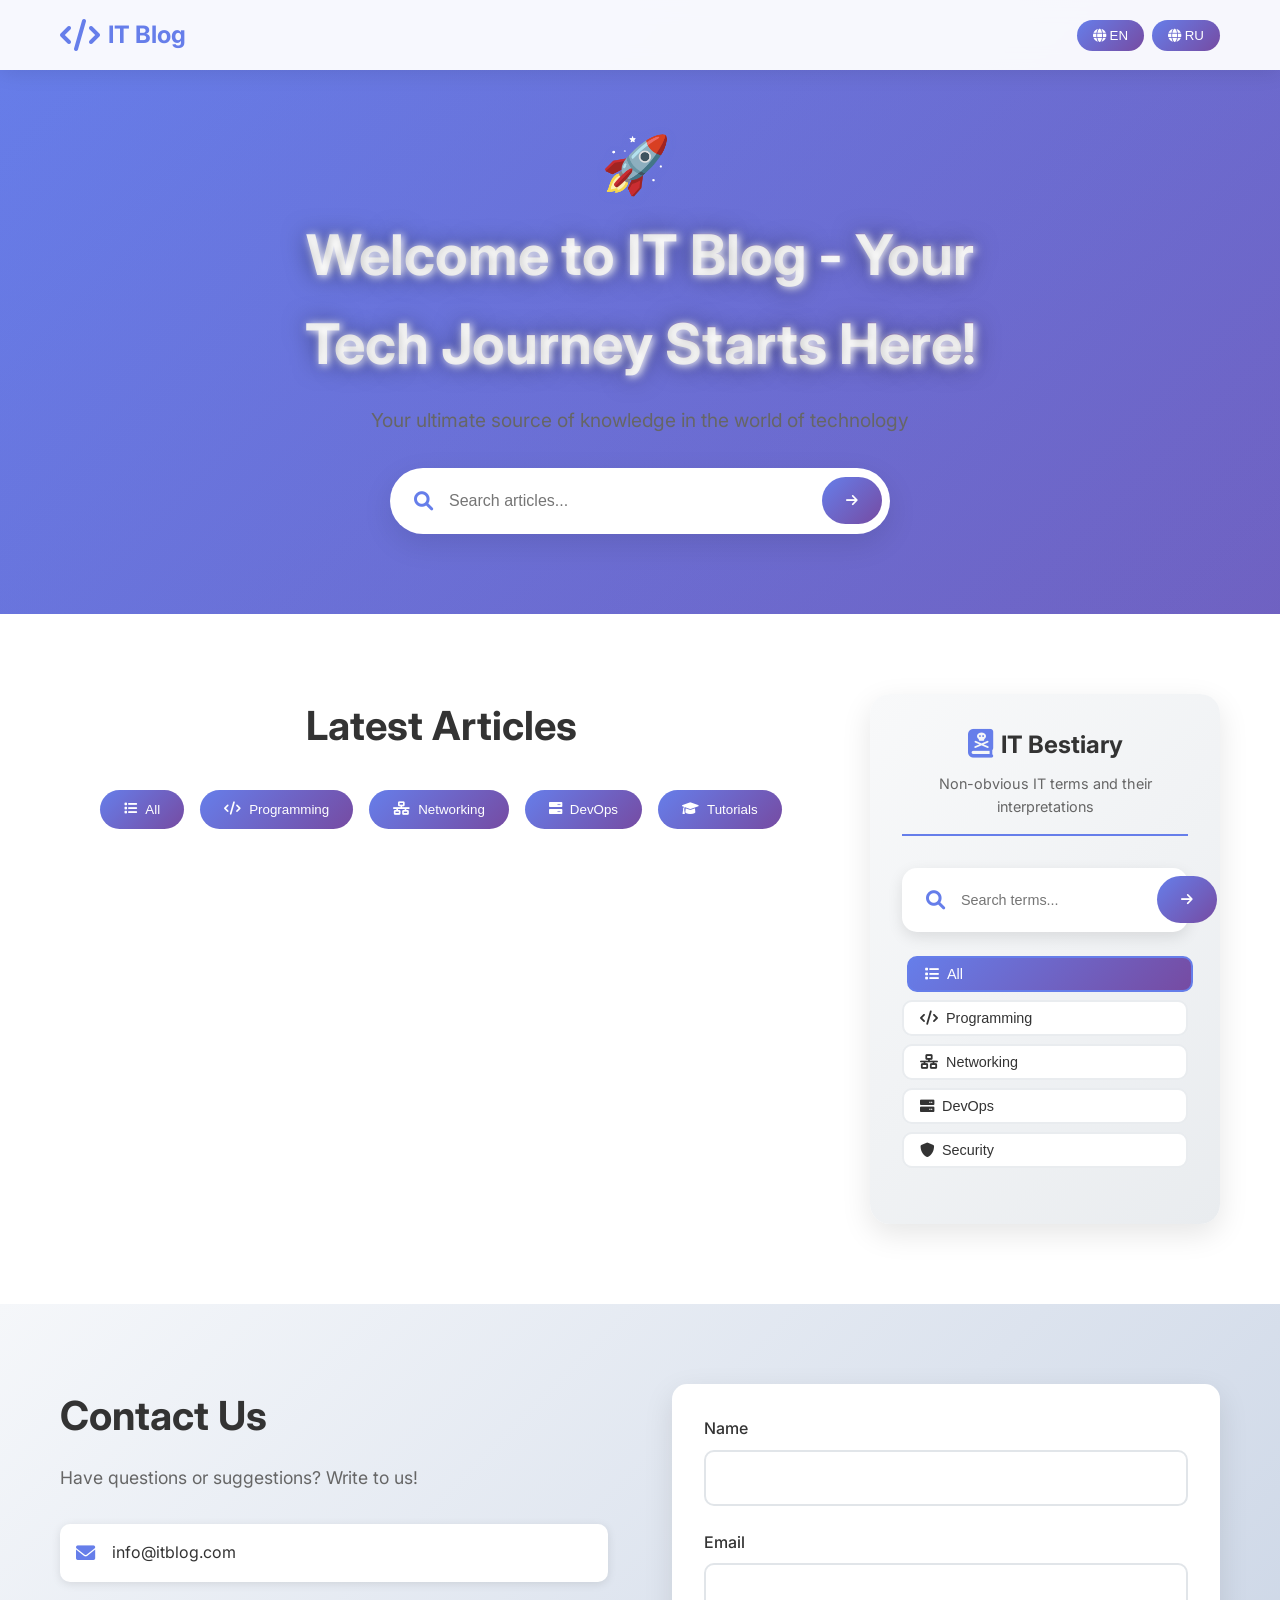
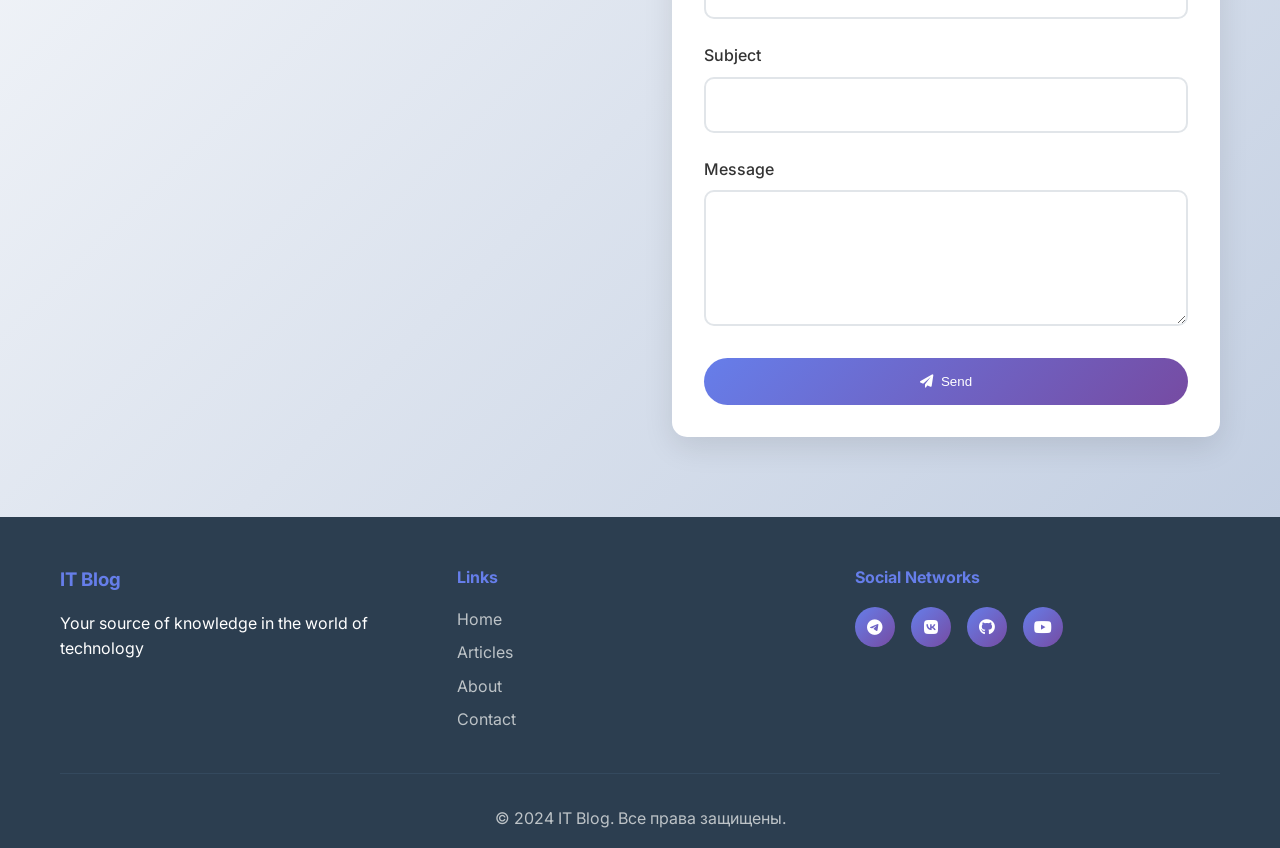
<file: nginx-site/index.html>
<!DOCTYPE html>
<html lang="en">
<head>
    <meta charset="UTF-8">
    <meta name="viewport" content="width=device-width, initial-scale=1.0">
    <title>IT Blog - Технический блог</title>
    <link rel="stylesheet" href="styles.css">
    <link href="https://fonts.googleapis.com/css2?family=Inter:wght@300;400;500;600;700&display=swap" rel="stylesheet">
    <link rel="stylesheet" href="https://cdnjs.cloudflare.com/ajax/libs/font-awesome/6.0.0/css/all.min.css">
    <script src="lang.js"></script>
</head>
<body>
    <!-- Header -->
    <header class="header">
        <div class="container">
            <div class="header-content">
                <div class="logo">
                    <i class="fas fa-code"></i>
                    <span id="site-title">IT Blog</span>
                </div>
                <div class="language-switcher">
                    <button class="lang-btn" onclick="setLanguage('en')">
                        <i class="fas fa-globe"></i> EN
                    </button>
                    <button class="lang-btn" onclick="setLanguage('ru')">
                        <i class="fas fa-globe"></i> RU
                    </button>
                </div>
            </div>
        </div>
    </header>

    <!-- Hero Section -->
    <section class="hero">
        <div class="container">
            <div class="hero-content">
                <span class="emoji">🚀</span>
                <h1 id="greeting" class="hero-title"></h1>
                <p id="hero-subtitle" class="hero-subtitle"></p>
                <div class="search-container">
                    <div class="search-box">
                        <i class="fas fa-search search-icon"></i>
                        <input type="text" id="search-input" placeholder="Поиск статей..." class="search-input">
                        <button class="search-btn" onclick="searchArticles()">
                            <i class="fas fa-arrow-right"></i>
                        </button>
                    </div>
                </div>
            </div>
        </div>
    </section>

    <!-- Main Content Section -->
    <section class="main-content">
        <div class="container">
            <div class="content-wrapper">
                <!-- Articles Section -->
                <div class="articles-section">
                    <div class="section-header">
                        <h2 id="articles-title">Последние статьи</h2>
                        <div class="articles-nav">
                            <button class="nav-btn" onclick="filterArticles('all')" id="filter-all">
                                <i class="fas fa-list"></i> Все
                            </button>
                            <button class="nav-btn" onclick="filterArticles('programming')" id="filter-programming">
                                <i class="fas fa-code"></i> Программирование
                            </button>
                            <button class="nav-btn" onclick="filterArticles('networking')" id="filter-networking">
                                <i class="fas fa-network-wired"></i> Сети
                            </button>
                            <button class="nav-btn" onclick="filterArticles('devops')" id="filter-devops">
                                <i class="fas fa-server"></i> DevOps
                            </button>
                            <button class="nav-btn" onclick="filterArticles('tutorials')" id="filter-tutorials">
                                <i class="fas fa-graduation-cap"></i> Обучение
                            </button>
                        </div>
                    </div>
                    
                    <div class="articles-grid" id="articles-grid">
                        <!-- Articles will be loaded here -->
                    </div>
                </div>

                <!-- IT Bestiary Sidebar -->
                <div class="bestiary-sidebar">
                    <div class="bestiary-header">
                        <h3 id="bestiary-title">
                            <i class="fas fa-book-dead"></i>
                            IT Бестиарий
                        </h3>
                        <p id="bestiary-subtitle">Неочевидные IT-термины и их трактовки</p>
                    </div>
                    
                    <div class="bestiary-search">
                        <div class="search-box">
                            <i class="fas fa-search search-icon"></i>
                            <input type="text" id="bestiary-search-input" placeholder="Поиск терминов..." class="search-input">
                            <button class="search-btn" onclick="searchBestiary()">
                                <i class="fas fa-arrow-right"></i>
                            </button>
                        </div>
                    </div>

                    <div class="bestiary-categories">
                        <button class="bestiary-cat-btn active" onclick="filterBestiary('all')" id="bestiary-filter-all">
                            <i class="fas fa-list"></i> Все
                        </button>
                        <button class="bestiary-cat-btn" onclick="filterBestiary('programming')" id="bestiary-filter-programming">
                            <i class="fas fa-code"></i> Программирование
                        </button>
                        <button class="bestiary-cat-btn" onclick="filterBestiary('networking')" id="bestiary-filter-networking">
                            <i class="fas fa-network-wired"></i> Сети
                        </button>
                        <button class="bestiary-cat-btn" onclick="filterBestiary('devops')" id="bestiary-filter-devops">
                            <i class="fas fa-server"></i> DevOps
                        </button>
                        <button class="bestiary-cat-btn" onclick="filterBestiary('security')" id="bestiary-filter-security">
                            <i class="fas fa-shield-alt"></i> Безопасность
                        </button>
                    </div>

                    <div class="bestiary-list" id="bestiary-list">
                        <!-- Bestiary terms will be loaded here -->
                    </div>
                </div>
            </div>
        </div>
    </section>

    <!-- Contact Section -->
    <section class="contact">
        <div class="container">
            <div class="contact-content">
                <div class="contact-info">
                    <h2 id="contact-title">Свяжитесь с нами</h2>
                    <p id="contact-subtitle">Есть вопросы или предложения? Напишите нам!</p>
                    <div class="contact-details">
                        <div class="contact-item">
                            <i class="fas fa-envelope"></i>
                            <span>info@itblog.com</span>
                        </div>
                    </div>
                </div>
                
                <div class="contact-form">
                    <form id="contact-form" onsubmit="submitForm(event)">
                        <div class="form-group">
                            <label for="name" id="name-label">Имя</label>
                            <input type="text" id="name" name="name" required>
                        </div>
                        <div class="form-group">
                            <label for="email" id="email-label">Email</label>
                            <input type="email" id="email" name="email" required>
                        </div>
                        <div class="form-group">
                            <label for="subject" id="subject-label">Тема</label>
                            <input type="text" id="subject" name="subject" required>
                        </div>
                        <div class="form-group">
                            <label for="message" id="message-label">Сообщение</label>
                            <textarea id="message" name="message" rows="5" required></textarea>
                        </div>
                        <button type="submit" class="submit-btn" id="submit-btn">
                            <i class="fas fa-paper-plane"></i>
                            <span>Отправить</span>
                        </button>
                    </form>
                </div>
            </div>
        </div>
    </section>

    <!-- Footer -->
    <footer class="footer">
        <div class="container">
            <div class="footer-content">
                <div class="footer-section">
                    <h3 id="footer-title">IT Blog</h3>
                    <p id="footer-description">Ваш источник знаний в мире технологий</p>
                </div>
                <div class="footer-section">
                    <h4 id="footer-links-title">Ссылки</h4>
                    <ul class="footer-links">
                        <li><a href="#" id="footer-home">Главная</a></li>
                        <li><a href="#" id="footer-articles">Статьи</a></li>
                        <li><a href="#" id="footer-about">О нас</a></li>
                        <li><a href="#" id="footer-contact">Контакты</a></li>
                    </ul>
                </div>
                <div class="footer-section">
                    <h4 id="footer-social-title">Социальные сети</h4>
                    <div class="social-links">
                        <a href="#" class="social-link"><i class="fab fa-telegram"></i></a>
                        <a href="#" class="social-link"><i class="fab fa-vk"></i></a>
                        <a href="#" class="social-link"><i class="fab fa-github"></i></a>
                        <a href="#" class="social-link"><i class="fab fa-youtube"></i></a>
                    </div>
                </div>
            </div>
            <div class="footer-bottom">
                <p>&copy; 2024 IT Blog. Все права защищены.</p>
            </div>
        </div>
    </footer>

    <!-- Notification -->
    <div id="notification" class="notification">
        <div class="notification-content">
            <i class="notification-icon"></i>
            <span id="notification-message"></span>
        </div>
    </div>

    <!-- Article Modal -->
    <div id="modal-article" class="modal-article">
        <div class="modal-article-content">
            <span class="modal-close" onclick="closeArticle()">&times;</span>
            <div id="modal-article-body"></div>
        </div>
    </div>

    <!-- Bestiary Modal -->
    <div id="modal-bestiary" class="bestiary-modal">
        <div class="bestiary-modal-content">
            <span class="bestiary-modal-close" onclick="closeBestiary()">&times;</span>
            <div id="modal-bestiary-body"></div>
        </div>
    </div>

    <script src="script.js"></script>
</body>
</html>
</file>
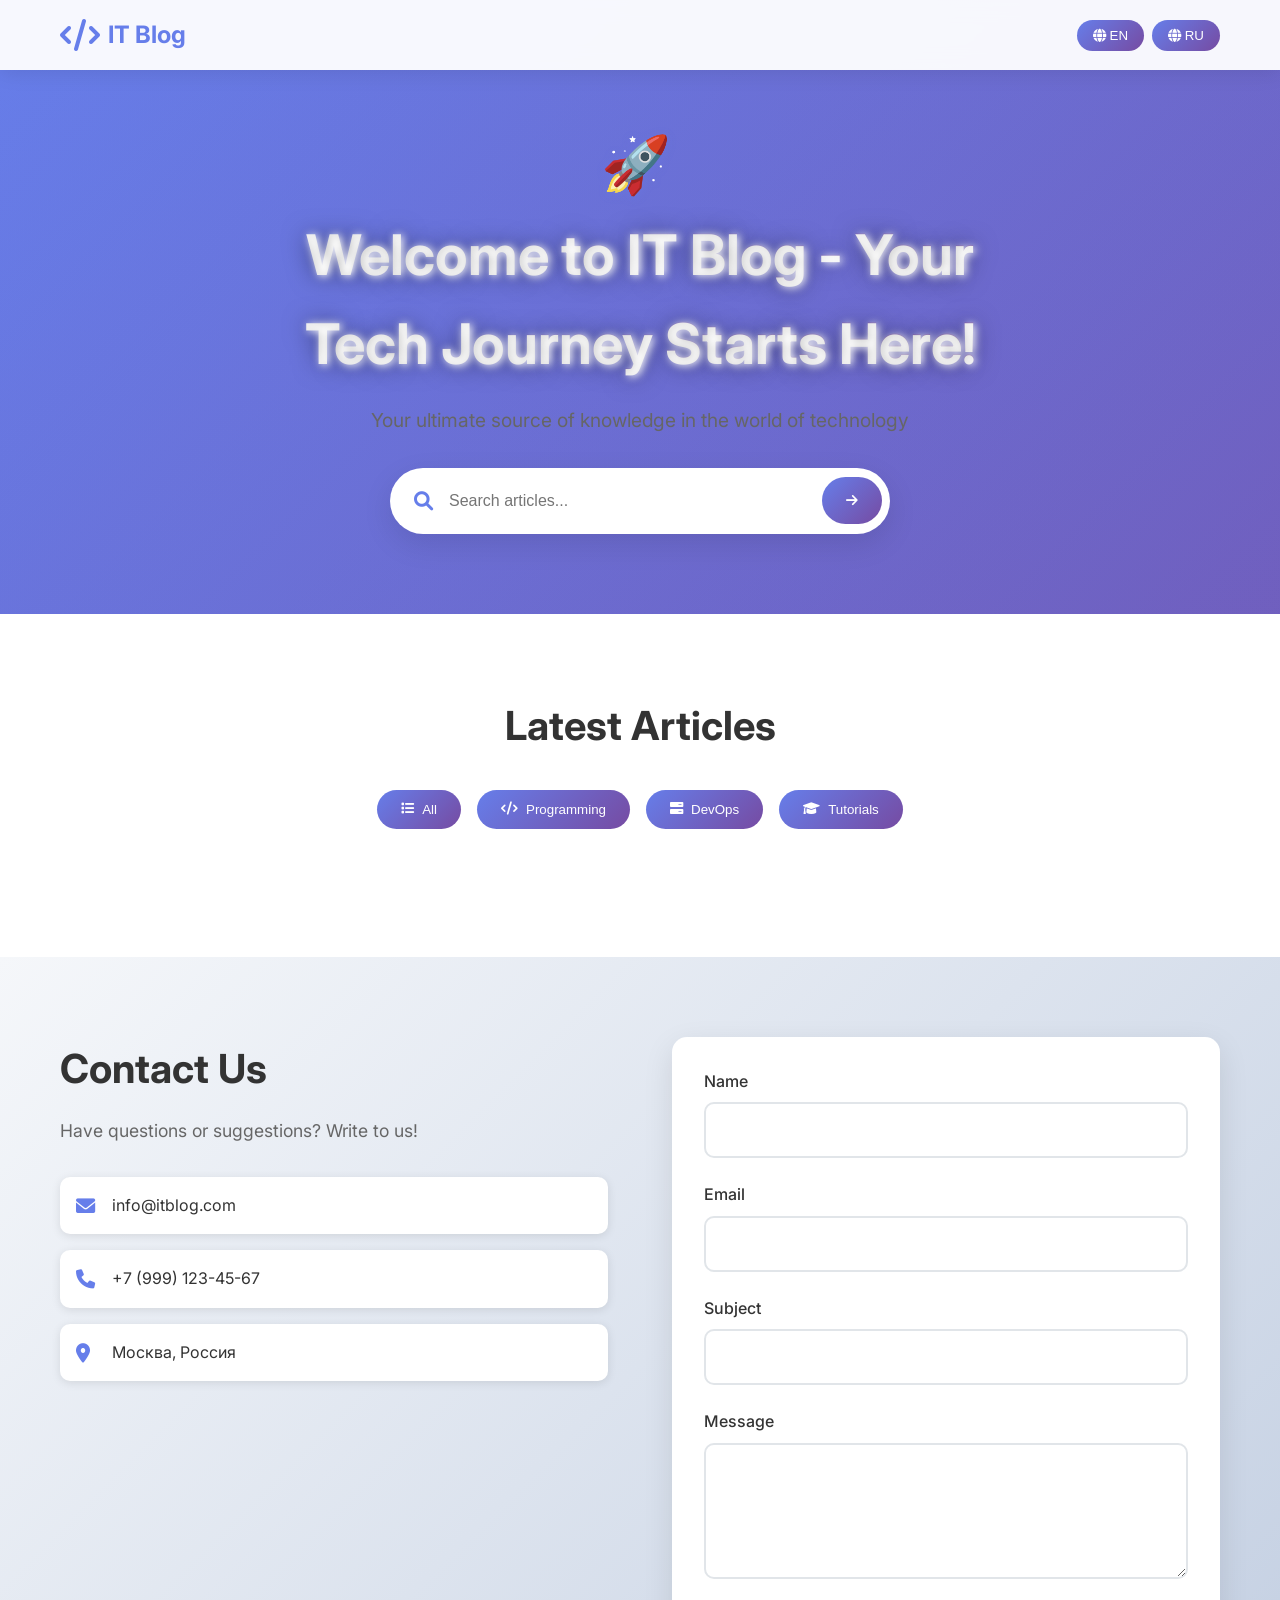
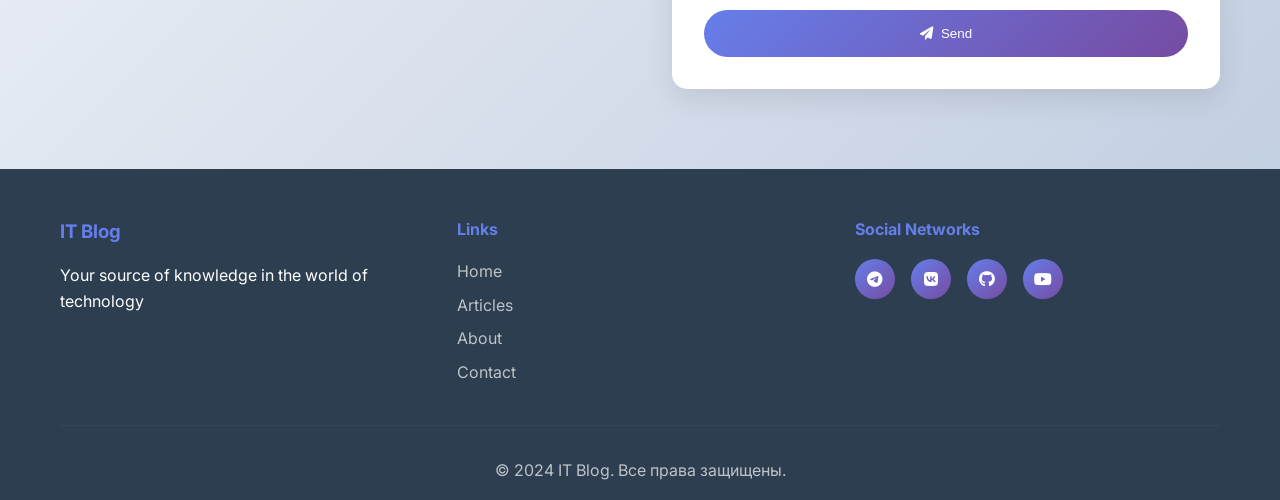
<file: site/index.html>
<!DOCTYPE html>
<html lang="en">
<head>
    <meta charset="UTF-8">
    <meta name="viewport" content="width=device-width, initial-scale=1.0">
    <title>IT Blog - Технический блог</title>
    <link rel="stylesheet" href="styles.css">
    <link href="https://fonts.googleapis.com/css2?family=Inter:wght@300;400;500;600;700&display=swap" rel="stylesheet">
    <link rel="stylesheet" href="https://cdnjs.cloudflare.com/ajax/libs/font-awesome/6.0.0/css/all.min.css">
    <script src="lang.js"></script>
</head>
<body>
    <!-- Header -->
    <header class="header">
        <div class="container">
            <div class="header-content">
                <div class="logo">
                    <i class="fas fa-code"></i>
                    <span id="site-title">IT Blog</span>
                </div>
                <div class="language-switcher">
                    <button class="lang-btn" onclick="setLanguage('en')">
                        <i class="fas fa-globe"></i> EN
                    </button>
                    <button class="lang-btn" onclick="setLanguage('ru')">
                        <i class="fas fa-globe"></i> RU
                    </button>
                </div>
            </div>
        </div>
    </header>

    <!-- Hero Section -->
    <section class="hero">
        <div class="container">
            <div class="hero-content">
                <span class="emoji">🚀</span>
                <h1 id="greeting" class="hero-title"></h1>
                <p id="hero-subtitle" class="hero-subtitle"></p>
                <div class="search-container">
                    <div class="search-box">
                        <i class="fas fa-search search-icon"></i>
                        <input type="text" id="search-input" placeholder="Поиск статей..." class="search-input">
                        <button class="search-btn" onclick="searchArticles()">
                            <i class="fas fa-arrow-right"></i>
                        </button>
                    </div>
                </div>
            </div>
        </div>
    </section>

    <!-- Articles Section -->
    <section class="articles">
        <div class="container">
            <div class="section-header">
                <h2 id="articles-title">Последние статьи</h2>
                <div class="articles-nav">
                    <button class="nav-btn" onclick="filterArticles('all')" id="filter-all">
                        <i class="fas fa-list"></i> Все
                    </button>
                    <button class="nav-btn" onclick="filterArticles('programming')" id="filter-programming">
                        <i class="fas fa-code"></i> Программирование
                    </button>
                    <button class="nav-btn" onclick="filterArticles('devops')" id="filter-devops">
                        <i class="fas fa-server"></i> DevOps
                    </button>
                    <button class="nav-btn" onclick="filterArticles('tutorials')" id="filter-tutorials">
                        <i class="fas fa-graduation-cap"></i> Обучение
                    </button>
                </div>
            </div>
            
            <div class="articles-grid" id="articles-grid">
                <!-- Articles will be loaded here -->
            </div>
        </div>
    </section>

    <!-- Contact Section -->
    <section class="contact">
        <div class="container">
            <div class="contact-content">
                <div class="contact-info">
                    <h2 id="contact-title">Свяжитесь с нами</h2>
                    <p id="contact-subtitle">Есть вопросы или предложения? Напишите нам!</p>
                    <div class="contact-details">
                        <div class="contact-item">
                            <i class="fas fa-envelope"></i>
                            <span>info@itblog.com</span>
                        </div>
                        <div class="contact-item">
                            <i class="fas fa-phone"></i>
                            <span>+7 (999) 123-45-67</span>
                        </div>
                        <div class="contact-item">
                            <i class="fas fa-map-marker-alt"></i>
                            <span>Москва, Россия</span>
                        </div>
                    </div>
                </div>
                
                <div class="contact-form">
                    <form id="contact-form" onsubmit="submitForm(event)">
                        <div class="form-group">
                            <label for="name" id="name-label">Имя</label>
                            <input type="text" id="name" name="name" required>
                        </div>
                        <div class="form-group">
                            <label for="email" id="email-label">Email</label>
                            <input type="email" id="email" name="email" required>
                        </div>
                        <div class="form-group">
                            <label for="subject" id="subject-label">Тема</label>
                            <input type="text" id="subject" name="subject" required>
                        </div>
                        <div class="form-group">
                            <label for="message" id="message-label">Сообщение</label>
                            <textarea id="message" name="message" rows="5" required></textarea>
                        </div>
                        <button type="submit" class="submit-btn" id="submit-btn">
                            <i class="fas fa-paper-plane"></i>
                            <span>Отправить</span>
                        </button>
                    </form>
                </div>
            </div>
        </div>
    </section>

    <!-- Footer -->
    <footer class="footer">
        <div class="container">
            <div class="footer-content">
                <div class="footer-section">
                    <h3 id="footer-title">IT Blog</h3>
                    <p id="footer-description">Ваш источник знаний в мире технологий</p>
                </div>
                <div class="footer-section">
                    <h4 id="footer-links-title">Ссылки</h4>
                    <ul class="footer-links">
                        <li><a href="#" id="footer-home">Главная</a></li>
                        <li><a href="#" id="footer-articles">Статьи</a></li>
                        <li><a href="#" id="footer-about">О нас</a></li>
                        <li><a href="#" id="footer-contact">Контакты</a></li>
                    </ul>
                </div>
                <div class="footer-section">
                    <h4 id="footer-social-title">Социальные сети</h4>
                    <div class="social-links">
                        <a href="#" class="social-link"><i class="fab fa-telegram"></i></a>
                        <a href="#" class="social-link"><i class="fab fa-vk"></i></a>
                        <a href="#" class="social-link"><i class="fab fa-github"></i></a>
                        <a href="#" class="social-link"><i class="fab fa-youtube"></i></a>
                    </div>
                </div>
            </div>
            <div class="footer-bottom">
                <p>&copy; 2024 IT Blog. Все права защищены.</p>
            </div>
        </div>
    </footer>

    <!-- Notification -->
    <div id="notification" class="notification">
        <div class="notification-content">
            <i class="notification-icon"></i>
            <span id="notification-message"></span>
        </div>
    </div>

    <!-- Article Modal -->
    <div id="modal-article" class="modal-article">
        <div class="modal-article-content">
            <span class="modal-close" onclick="closeArticle()">&times;</span>
            <div id="modal-article-body"></div>
        </div>
    </div>

    <script src="script.js"></script>
</body>
</html>
</file>
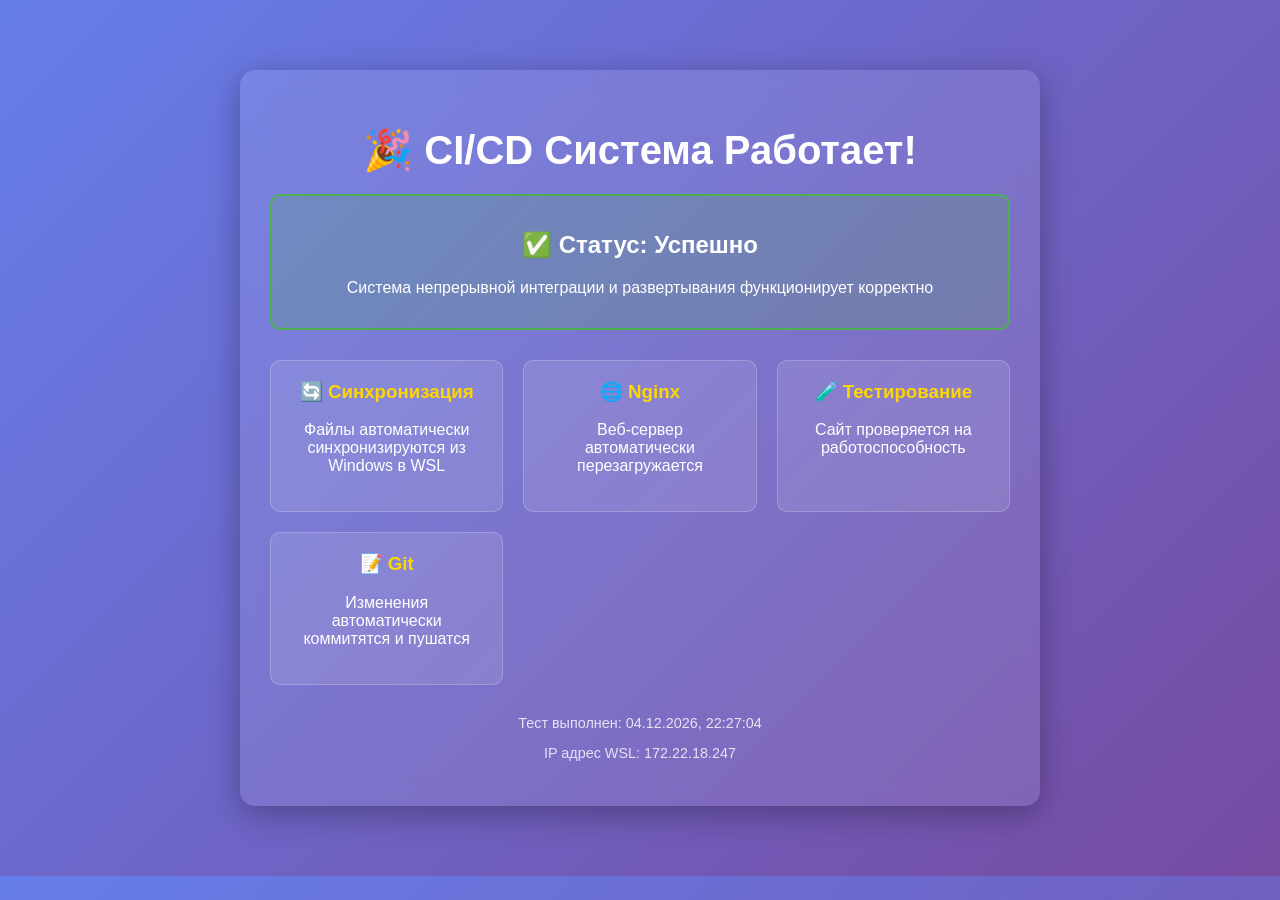
<file: nginx-site/test-ci-cd.html>
<!DOCTYPE html>
<html lang="ru">
<head>
    <meta charset="UTF-8">
    <meta name="viewport" content="width=device-width, initial-scale=1.0">
    <title>Тест CI/CD системы</title>
    <style>
        body {
            font-family: Arial, sans-serif;
            max-width: 800px;
            margin: 50px auto;
            padding: 20px;
            background: linear-gradient(135deg, #667eea 0%, #764ba2 100%);
            color: white;
            text-align: center;
        }
        .container {
            background: rgba(255, 255, 255, 0.1);
            padding: 30px;
            border-radius: 15px;
            backdrop-filter: blur(10px);
            box-shadow: 0 8px 32px rgba(0, 0, 0, 0.3);
        }
        h1 {
            color: #fff;
            margin-bottom: 20px;
            font-size: 2.5em;
        }
        .status {
            background: rgba(76, 175, 80, 0.2);
            padding: 15px;
            border-radius: 10px;
            margin: 20px 0;
            border: 2px solid #4CAF50;
        }
        .timestamp {
            font-size: 0.9em;
            opacity: 0.8;
            margin-top: 20px;
        }
        .features {
            display: grid;
            grid-template-columns: repeat(auto-fit, minmax(200px, 1fr));
            gap: 20px;
            margin: 30px 0;
        }
        .feature {
            background: rgba(255, 255, 255, 0.1);
            padding: 20px;
            border-radius: 10px;
            border: 1px solid rgba(255, 255, 255, 0.2);
        }
        .feature h3 {
            margin-top: 0;
            color: #FFD700;
        }
    </style>
</head>
<body>
    <div class="container">
        <h1>🎉 CI/CD Система Работает!</h1>
        
        <div class="status">
            <h2>✅ Статус: Успешно</h2>
            <p>Система непрерывной интеграции и развертывания функционирует корректно</p>
        </div>

        <div class="features">
            <div class="feature">
                <h3>🔄 Синхронизация</h3>
                <p>Файлы автоматически синхронизируются из Windows в WSL</p>
            </div>
            <div class="feature">
                <h3>🌐 Nginx</h3>
                <p>Веб-сервер автоматически перезагружается</p>
            </div>
            <div class="feature">
                <h3>🧪 Тестирование</h3>
                <p>Сайт проверяется на работоспособность</p>
            </div>
            <div class="feature">
                <h3>📝 Git</h3>
                <p>Изменения автоматически коммитятся и пушатся</p>
            </div>
        </div>

        <div class="timestamp">
            <p>Тест выполнен: <span id="timestamp"></span></p>
            <p>IP адрес WSL: 172.22.18.247</p>
        </div>
    </div>

    <script>
        document.getElementById('timestamp').textContent = new Date().toLocaleString('ru-RU');
        
        // Добавляем анимацию
        document.querySelectorAll('.feature').forEach((feature, index) => {
            feature.style.animation = `fadeInUp 0.6s ease-out ${index * 0.1}s both`;
        });

        // CSS анимация
        const style = document.createElement('style');
        style.textContent = `
            @keyframes fadeInUp {
                from {
                    opacity: 0;
                    transform: translateY(30px);
                }
                to {
                    opacity: 1;
                    transform: translateY(0);
                }
            }
        `;
        document.head.appendChild(style);
    </script>
</body>
</html>
</file>
<file: nginx-site/styles.css>
/* Reset and Base Styles */
* {
    margin: 0;
    padding: 0;
    box-sizing: border-box;
}

body {
    font-family: 'Inter', sans-serif;
    line-height: 1.6;
    color: #333;
    background: linear-gradient(135deg, #667eea 0%, #764ba2 100%);
    min-height: 100vh;
}

.container {
    max-width: 1200px;
    margin: 0 auto;
    padding: 0 20px;
}

/* Header */
.header {
    background: rgba(255, 255, 255, 0.95);
    backdrop-filter: blur(10px);
    box-shadow: 0 2px 20px rgba(0, 0, 0, 0.1);
    position: fixed;
    top: 0;
    left: 0;
    right: 0;
    z-index: 1000;
    transition: all 0.3s ease;
}

.header-content {
    display: flex;
    justify-content: space-between;
    align-items: center;
    padding: 1rem 0;
}

.logo {
    display: flex;
    align-items: center;
    gap: 0.5rem;
    font-size: 1.5rem;
    font-weight: 700;
    color: #667eea;
}

.logo i {
    font-size: 2rem;
}

.language-switcher {
    display: flex;
    gap: 0.5rem;
}

.lang-btn {
    background: linear-gradient(135deg, #667eea, #764ba2);
    color: white;
    border: none;
    padding: 0.5rem 1rem;
    border-radius: 25px;
    cursor: pointer;
    transition: all 0.3s ease;
    font-weight: 500;
}

.lang-btn:hover {
    transform: translateY(-2px);
    box-shadow: 0 5px 15px rgba(102, 126, 234, 0.4);
}

/* Hero Section */
.hero {
    padding: 120px 0 80px;
    text-align: center;
    background: linear-gradient(135deg, rgba(102, 126, 234, 0.1) 0%, rgba(118, 75, 162, 0.1) 100%);
}

.hero-content {
    max-width: 800px;
    margin: 0 auto;
}

.hero-title {
    font-size: 3.5rem;
    font-weight: 700;
    margin-bottom: 1rem;
    background: linear-gradient(135deg, #667eea, #764ba2);
    -webkit-background-clip: text;
    -webkit-text-fill-color: transparent;
    background-clip: text;
    animation: fadeInUp 1s ease;
    text-shadow: 2px 2px 8px #fff, 0 2px 24px #0008, 0 1px 0 #fff;
}

.hero-subtitle {
    font-size: 1.2rem;
    color: #666;
    margin-bottom: 2rem;
    animation: fadeInUp 1s ease 0.2s both;
}

.search-container {
    animation: fadeInUp 1s ease 0.4s both;
}

.search-box {
    display: flex;
    align-items: center;
    background: white;
    border-radius: 50px;
    padding: 0.5rem;
    box-shadow: 0 10px 30px rgba(0, 0, 0, 0.1);
    max-width: 500px;
    margin: 0 auto;
}

.search-icon {
    color: #667eea;
    margin-left: 1rem;
    font-size: 1.2rem;
}

.search-input {
    flex: 1;
    border: none;
    padding: 1rem;
    font-size: 1rem;
    outline: none;
    background: transparent;
}

.search-btn {
    background: linear-gradient(135deg, #667eea, #764ba2);
    color: white;
    border: none;
    padding: 1rem 1.5rem;
    border-radius: 25px;
    cursor: pointer;
    transition: all 0.3s ease;
}

.search-btn:hover {
    transform: translateX(2px);
    box-shadow: 0 5px 15px rgba(102, 126, 234, 0.4);
}

/* Main Content Section */
.main-content {
    padding: 80px 0;
    background: white;
}

.content-wrapper {
    display: grid;
    grid-template-columns: 1fr 350px;
    gap: 3rem;
    align-items: start;
}

/* Articles Section */
.articles-section {
    /* Articles styles remain the same */
}

.section-header {
    text-align: center;
    margin-bottom: 3rem;
}

.section-header h2 {
    font-size: 2.5rem;
    font-weight: 700;
    margin-bottom: 2rem;
    color: #333;
}

.articles-nav {
    display: flex;
    justify-content: center;
    gap: 1rem;
    flex-wrap: wrap;
}

.nav-btn {
    background: linear-gradient(135deg, #667eea, #764ba2);
    color: white;
    border: none;
    padding: 0.75rem 1.5rem;
    border-radius: 25px;
    cursor: pointer;
    transition: all 0.3s ease;
    font-weight: 500;
    display: flex;
    align-items: center;
    gap: 0.5rem;
}

.nav-btn:hover,
.nav-btn.active {
    transform: translateY(-2px);
    box-shadow: 0 5px 15px rgba(102, 126, 234, 0.4);
}

.articles-grid {
    display: grid;
    grid-template-columns: repeat(auto-fit, minmax(300px, 1fr));
    gap: 2rem;
    margin-top: 2rem;
}

.article-card {
    background: white;
    border-radius: 15px;
    overflow: hidden;
    box-shadow: 0 5px 20px rgba(0, 0, 0, 0.1);
    transition: all 0.3s ease;
    cursor: pointer;
}

.article-card:hover {
    transform: translateY(-5px);
    box-shadow: 0 15px 40px rgba(0, 0, 0, 0.15);
}

.article-image {
    width: 100%;
    height: 200px;
    background: linear-gradient(135deg, #667eea, #764ba2);
    display: flex;
    align-items: center;
    justify-content: center;
    color: white;
    font-size: 3rem;
}

.article-content {
    padding: 1.5rem;
}

.article-category {
    background: linear-gradient(135deg, #667eea, #764ba2);
    color: white;
    padding: 0.25rem 0.75rem;
    border-radius: 15px;
    font-size: 0.8rem;
    font-weight: 500;
    display: inline-block;
    margin-bottom: 1rem;
}

.article-title {
    font-size: 1.3rem;
    font-weight: 600;
    margin-bottom: 0.5rem;
    color: #333;
}

.article-excerpt {
    color: #666;
    margin-bottom: 1rem;
    line-height: 1.6;
}

.article-meta {
    display: flex;
    justify-content: space-between;
    align-items: center;
    color: #999;
    font-size: 0.9rem;
}

/* Contact Section */
.contact {
    padding: 80px 0;
    background: linear-gradient(135deg, #f5f7fa 0%, #c3cfe2 100%);
}

.contact-content {
    display: grid;
    grid-template-columns: 1fr 1fr;
    gap: 4rem;
    align-items: start;
}

.contact-info h2 {
    font-size: 2.5rem;
    font-weight: 700;
    margin-bottom: 1rem;
    color: #333;
}

.contact-info p {
    color: #666;
    margin-bottom: 2rem;
    font-size: 1.1rem;
}

.contact-details {
    display: flex;
    flex-direction: column;
    gap: 1rem;
}

.contact-item {
    display: flex;
    align-items: center;
    gap: 1rem;
    padding: 1rem;
    background: white;
    border-radius: 10px;
    box-shadow: 0 2px 10px rgba(0, 0, 0, 0.1);
}

.contact-item i {
    color: #667eea;
    font-size: 1.2rem;
    width: 20px;
}

.contact-form {
    background: white;
    padding: 2rem;
    border-radius: 15px;
    box-shadow: 0 10px 30px rgba(0, 0, 0, 0.1);
}

.form-group {
    margin-bottom: 1.5rem;
}

.form-group label {
    display: block;
    margin-bottom: 0.5rem;
    font-weight: 500;
    color: #333;
}

.form-group input,
.form-group textarea {
    width: 100%;
    padding: 1rem;
    border: 2px solid #e1e5e9;
    border-radius: 10px;
    font-size: 1rem;
    transition: all 0.3s ease;
    font-family: inherit;
}

.form-group input:focus,
.form-group textarea:focus {
    outline: none;
    border-color: #667eea;
    box-shadow: 0 0 0 3px rgba(102, 126, 234, 0.1);
}

.submit-btn {
    background: linear-gradient(135deg, #667eea, #764ba2);
    color: white;
    border: none;
    padding: 1rem 2rem;
    border-radius: 25px;
    cursor: pointer;
    transition: all 0.3s ease;
    font-weight: 500;
    display: flex;
    align-items: center;
    gap: 0.5rem;
    width: 100%;
    justify-content: center;
}

.submit-btn:hover {
    transform: translateY(-2px);
    box-shadow: 0 5px 15px rgba(102, 126, 234, 0.4);
}

/* Footer */
.footer {
    background: #2c3e50;
    color: white;
    padding: 3rem 0 1rem;
}

.footer-content {
    display: grid;
    grid-template-columns: repeat(auto-fit, minmax(250px, 1fr));
    gap: 2rem;
    margin-bottom: 2rem;
}

.footer-section h3,
.footer-section h4 {
    margin-bottom: 1rem;
    color: #667eea;
}

.footer-links {
    list-style: none;
}

.footer-links li {
    margin-bottom: 0.5rem;
}

.footer-links a {
    color: #bdc3c7;
    text-decoration: none;
    transition: color 0.3s ease;
}

.footer-links a:hover {
    color: #667eea;
}

.social-links {
    display: flex;
    gap: 1rem;
}

.social-link {
    display: flex;
    align-items: center;
    justify-content: center;
    width: 40px;
    height: 40px;
    background: linear-gradient(135deg, #667eea, #764ba2);
    color: white;
    border-radius: 50%;
    text-decoration: none;
    transition: all 0.3s ease;
}

.social-link:hover {
    transform: translateY(-2px);
    box-shadow: 0 5px 15px rgba(102, 126, 234, 0.4);
}

.footer-bottom {
    text-align: center;
    padding-top: 2rem;
    border-top: 1px solid #34495e;
    color: #bdc3c7;
}

/* Notification */
.notification {
    position: fixed;
    top: 20px;
    right: 20px;
    background: white;
    padding: 1rem 1.5rem;
    border-radius: 10px;
    box-shadow: 0 10px 30px rgba(0, 0, 0, 0.2);
    transform: translateX(400px);
    transition: transform 0.3s ease;
    z-index: 1001;
    max-width: 300px;
}

.notification.show {
    transform: translateX(0);
}

.notification-content {
    display: flex;
    align-items: center;
    gap: 0.5rem;
}

.notification.success {
    border-left: 4px solid #27ae60;
}

.notification.error {
    border-left: 4px solid #e74c3c;
}

.notification-icon {
    font-size: 1.2rem;
}

.notification.success .notification-icon::before {
    content: "✓";
    color: #27ae60;
}

.notification.error .notification-icon::before {
    content: "✗";
    color: #e74c3c;
}

/* Animations */
@keyframes fadeInUp {
    from {
        opacity: 0;
        transform: translateY(30px);
    }
    to {
        opacity: 1;
        transform: translateY(0);
    }
}

@keyframes slideIn {
    from {
        opacity: 0;
        transform: translateX(100px);
    }
    to {
        opacity: 1;
        transform: translateX(0);
    }
}

/* Responsive Design */
@media (max-width: 1024px) {
    .content-wrapper {
        grid-template-columns: 1fr;
        gap: 2rem;
    }
    
    .bestiary-sidebar {
        position: static;
        max-height: none;
        order: -1;
    }
    
    .hero-title {
        font-size: 2.8rem;
    }
}

@media (max-width: 768px) {
    .hero-title {
        font-size: 2.2rem;
    }
    
    .hero-subtitle {
        font-size: 1rem;
    }
    
    .contact-content {
        grid-template-columns: 1fr;
        gap: 2rem;
    }
    
    .articles-nav {
        flex-direction: column;
        align-items: center;
        gap: 0.5rem;
    }
    
    .nav-btn {
        width: 100%;
        max-width: 250px;
        justify-content: center;
        font-size: 0.9rem;
        padding: 0.6rem 1rem;
    }
    
    .header-content {
        flex-direction: column;
        gap: 1rem;
        padding: 0.5rem 0;
    }
    
    .logo {
        font-size: 1.3rem;
    }
    
    .search-box {
        flex-direction: column;
        border-radius: 15px;
        padding: 0.3rem;
    }
    
    .search-input {
        width: 100%;
        border-radius: 10px;
        margin: 0.3rem 0;
        padding: 0.8rem;
        font-size: 0.9rem;
    }
    
    .search-btn {
        width: 100%;
        border-radius: 10px;
        padding: 0.8rem;
    }
    
    .section-header h2 {
        font-size: 2rem;
    }
    
    .articles-grid {
        grid-template-columns: 1fr;
        gap: 1.5rem;
    }
    
    .article-card {
        margin-bottom: 1rem;
    }
    
    .modal-article-content,
    .bestiary-modal-content {
        width: 95%;
        padding: 1.5rem;
        margin: 10px auto;
    }
    
    .bestiary-sidebar {
        padding: 1.5rem;
    }
    
    .bestiary-categories {
        flex-direction: row;
        flex-wrap: wrap;
        gap: 0.3rem;
    }
    
    .bestiary-cat-btn {
        flex: 1;
        min-width: 100px;
        font-size: 0.8rem;
        padding: 0.4rem 0.8rem;
    }
    
    .bestiary-term {
        padding: 0.8rem;
        margin-bottom: 0.8rem;
    }
    
    .bestiary-term-title {
        font-size: 0.9rem;
    }
    
    .bestiary-term-description {
        font-size: 0.8rem;
    }
    
    .bestiary-term-example {
        font-size: 0.7rem;
        padding: 0.4rem;
    }
}

@media (max-width: 480px) {
    .container {
        padding: 0 10px;
    }
    
    .hero {
        padding: 80px 0 50px;
    }
    
    .hero-title {
        font-size: 1.8rem;
    }
    
    .hero-subtitle {
        font-size: 0.9rem;
    }
    
    .section-header h2 {
        font-size: 1.8rem;
    }
    
    .contact-info h2 {
        font-size: 1.8rem;
    }
    
    .main-content {
        padding: 60px 0;
    }
    
    .articles-grid {
        gap: 1rem;
    }
    
    .article-card {
        padding: 1rem;
    }
    
    .article-title {
        font-size: 1.1rem;
    }
    
    .article-excerpt {
        font-size: 0.9rem;
    }
    
    .bestiary-sidebar {
        padding: 1rem;
    }
    
    .bestiary-header h3 {
        font-size: 1.3rem;
    }
    
    .bestiary-cat-btn {
        min-width: 80px;
        font-size: 0.7rem;
        padding: 0.3rem 0.6rem;
    }
    
    .modal-article-content,
    .bestiary-modal-content {
        width: 98%;
        padding: 1rem;
        margin: 5px auto;
    }
    
    .modal-close,
    .bestiary-modal-close {
        top: 0.5rem;
        right: 1rem;
        font-size: 1.5rem;
    }
    
    .search-box {
        padding: 0.2rem;
    }
    
    .search-input {
        padding: 0.6rem;
        font-size: 0.8rem;
    }
    
    .search-btn {
        padding: 0.6rem;
    }
    
    .nav-btn {
        max-width: 200px;
        font-size: 0.8rem;
        padding: 0.5rem 0.8rem;
    }
} 

.emoji {
    display: inline-block;
    font-size: 3.5rem;
    vertical-align: middle;
    margin-right: 0.5rem;
    color: #fff;
    text-shadow: 0 2px 10px rgba(102,126,234,0.3);
} 

.modal-article {
    display: none;
    position: fixed;
    z-index: 2000;
    left: 0;
    top: 0;
    width: 100vw;
    height: 100vh;
    overflow: auto;
    background: rgba(30, 30, 60, 0.85);
    justify-content: center;
    align-items: center;
}
.modal-article.show {
    display: flex;
}
.modal-article-content {
    background: #fff;
    color: #222;
    border-radius: 16px;
    max-width: 600px;
    width: 90vw;
    max-height: 90vh;
    margin: 20px auto;
    padding: 2rem 2rem 1.5rem 2rem;
    box-shadow: 0 8px 40px rgba(102,126,234,0.2);
    position: relative;
    animation: fadeInUp 0.5s;
    overflow-y: auto;
    overflow-x: hidden;
    -webkit-overflow-scrolling: touch;
    scrollbar-width: thin;
    scrollbar-color: #667eea #f8f9fa;
}

.modal-article-content::-webkit-scrollbar {
    width: 6px;
}

.modal-article-content::-webkit-scrollbar-track {
    background: #f8f9fa;
    border-radius: 3px;
}

.modal-article-content::-webkit-scrollbar-thumb {
    background: #667eea;
    border-radius: 3px;
}

.modal-article-content::-webkit-scrollbar-thumb:hover {
    background: #5a6fd8;
}
.modal-close {
    position: absolute;
    top: 1rem;
    right: 1.5rem;
    font-size: 2rem;
    color: #764ba2;
    cursor: pointer;
    font-weight: bold;
    transition: color 0.2s;
}
.modal-close:hover {
    color: #e74c3c;
}
#modal-article-body h2 {
    margin-top: 0;
    color: #667eea;
    font-size: 1.5rem;
    margin-bottom: 1rem;
}

#modal-article-body h3 {
    color: #333;
    font-size: 1.2rem;
    margin: 1.5rem 0 0.8rem 0;
}

#modal-article-body code {
    background: #f4f4f4;
    padding: 2px 6px;
    border-radius: 4px;
    font-size: 0.9em;
    font-family: 'Courier New', monospace;
}

#modal-article-body pre {
    background: #f8f9fa;
    padding: 1rem;
    border-radius: 8px;
    overflow-x: auto;
    margin: 1rem 0;
    border-left: 4px solid #667eea;
}

#modal-article-body pre code {
    background: none;
    padding: 0;
    font-size: 0.85em;
    line-height: 1.4;
}

#modal-article-body ol {
    margin-left: 1.2em;
    margin-bottom: 1em;
    line-height: 1.6;
}

#modal-article-body ul {
    margin-left: 1.2em;
    margin-bottom: 1em;
    line-height: 1.6;
}

#modal-article-body li {
    margin-bottom: 0.5rem;
}

#modal-article-body p {
    margin-bottom: 1em;
    line-height: 1.6;
}

#modal-article-body table {
    width: 100%;
    border-collapse: collapse;
    margin: 1rem 0;
    font-size: 0.9em;
}

#modal-article-body th,
#modal-article-body td {
    border: 1px solid #ddd;
    padding: 0.5rem;
    text-align: left;
}

#modal-article-body th {
    background: #f8f9fa;
    font-weight: 600;
}

/* IT Bestiary Sidebar */
.bestiary-sidebar {
    background: linear-gradient(135deg, #f8f9fa 0%, #e9ecef 100%);
    border-radius: 20px;
    padding: 2rem;
    box-shadow: 0 10px 30px rgba(0, 0, 0, 0.1);
    position: sticky;
    top: 120px;
    max-height: calc(100vh - 140px);
    overflow-y: auto;
    -webkit-overflow-scrolling: touch;
    scrollbar-width: thin;
    scrollbar-color: #667eea #f8f9fa;
}

.bestiary-sidebar::-webkit-scrollbar {
    width: 6px;
}

.bestiary-sidebar::-webkit-scrollbar-track {
    background: #f8f9fa;
    border-radius: 3px;
}

.bestiary-sidebar::-webkit-scrollbar-thumb {
    background: #667eea;
    border-radius: 3px;
}

.bestiary-sidebar::-webkit-scrollbar-thumb:hover {
    background: #5a6fd8;
}

.bestiary-header {
    text-align: center;
    margin-bottom: 2rem;
    padding-bottom: 1rem;
    border-bottom: 2px solid #667eea;
}

.bestiary-header h3 {
    font-size: 1.5rem;
    font-weight: 700;
    color: #333;
    margin-bottom: 0.5rem;
    display: flex;
    align-items: center;
    justify-content: center;
    gap: 0.5rem;
}

.bestiary-header h3 i {
    color: #667eea;
    font-size: 1.8rem;
}

.bestiary-header p {
    color: #666;
    font-size: 0.9rem;
}

.bestiary-search {
    margin-bottom: 1.5rem;
}

.bestiary-search .search-box {
    max-width: 100%;
    border-radius: 15px;
    background: white;
    box-shadow: 0 5px 15px rgba(0, 0, 0, 0.1);
}

.bestiary-search .search-input {
    font-size: 0.9rem;
}

.bestiary-categories {
    display: flex;
    flex-direction: column;
    gap: 0.5rem;
    margin-bottom: 1.5rem;
}

.bestiary-cat-btn {
    background: white;
    color: #333;
    border: 2px solid #e9ecef;
    padding: 0.5rem 1rem;
    border-radius: 10px;
    cursor: pointer;
    transition: all 0.3s ease;
    font-weight: 500;
    font-size: 0.9rem;
    display: flex;
    align-items: center;
    gap: 0.5rem;
    text-align: left;
}

.bestiary-cat-btn:hover,
.bestiary-cat-btn.active {
    background: linear-gradient(135deg, #667eea, #764ba2);
    color: white;
    border-color: #667eea;
    transform: translateX(5px);
}

.bestiary-list {
    max-height: 400px;
    overflow-y: auto;
}

.bestiary-term {
    background: white;
    border-radius: 15px;
    padding: 1rem;
    margin-bottom: 1rem;
    box-shadow: 0 3px 10px rgba(0, 0, 0, 0.1);
    cursor: pointer;
    transition: all 0.3s ease;
    border-left: 4px solid #667eea;
}

.bestiary-term:hover {
    transform: translateY(-2px);
    box-shadow: 0 5px 20px rgba(0, 0, 0, 0.15);
}

.bestiary-term-header {
    display: flex;
    justify-content: space-between;
    align-items: center;
    margin-bottom: 0.5rem;
}

.bestiary-term-title {
    font-weight: 600;
    color: #333;
    font-size: 1rem;
}

.bestiary-term-category {
    background: linear-gradient(135deg, #667eea, #764ba2);
    color: white;
    padding: 0.2rem 0.5rem;
    border-radius: 10px;
    font-size: 0.7rem;
    font-weight: 500;
}

.bestiary-term-description {
    color: #666;
    font-size: 0.9rem;
    line-height: 1.4;
    margin-bottom: 0.5rem;
}

.bestiary-term-example {
    background: #f8f9fa;
    padding: 0.5rem;
    border-radius: 8px;
    font-family: 'Courier New', monospace;
    font-size: 0.8rem;
    color: #333;
    border-left: 3px solid #667eea;
}

/* Bestiary Modal */
.bestiary-modal {
    display: none;
    position: fixed;
    z-index: 2000;
    left: 0;
    top: 0;
    width: 100%;
    height: 100%;
    background-color: rgba(0, 0, 0, 0.5);
    backdrop-filter: blur(5px);
}

.bestiary-modal.show {
    display: flex;
    align-items: center;
    justify-content: center;
}

.bestiary-modal-content {
    background: white;
    border-radius: 20px;
    padding: 2rem;
    max-width: 600px;
    width: 90%;
    max-height: 85vh;
    overflow-y: auto;
    overflow-x: hidden;
    position: relative;
    box-shadow: 0 20px 60px rgba(0, 0, 0, 0.3);
    margin: 20px auto;
}

.bestiary-modal-close {
    position: absolute;
    top: 1rem;
    right: 1.5rem;
    font-size: 2rem;
    color: #999;
    cursor: pointer;
    transition: color 0.3s ease;
}

.bestiary-modal-close:hover {
    color: #333;
}

.bestiary-modal-title {
    font-size: 1.8rem;
    font-weight: 700;
    color: #333;
    margin-bottom: 1rem;
    padding-right: 2rem;
}

.bestiary-modal-category {
    display: inline-block;
    background: linear-gradient(135deg, #667eea, #764ba2);
    color: white;
    padding: 0.3rem 0.8rem;
    border-radius: 15px;
    font-size: 0.8rem;
    font-weight: 500;
    margin-bottom: 1rem;
}

.bestiary-modal-description {
    color: #333;
    line-height: 1.6;
    margin-bottom: 1.5rem;
}

.bestiary-modal-examples {
    background: #f8f9fa;
    padding: 1rem;
    border-radius: 10px;
    margin-bottom: 1rem;
}

.bestiary-modal-examples h4 {
    color: #333;
    margin-bottom: 0.5rem;
    font-size: 1rem;
}

.bestiary-modal-examples code {
    background: #e9ecef;
    padding: 0.2rem 0.4rem;
    border-radius: 4px;
    font-family: 'Courier New', monospace;
    font-size: 0.9rem;
}
</file>
<file: site/styles.css>
/* Reset and Base Styles */
* {
    margin: 0;
    padding: 0;
    box-sizing: border-box;
}

body {
    font-family: 'Inter', sans-serif;
    line-height: 1.6;
    color: #333;
    background: linear-gradient(135deg, #667eea 0%, #764ba2 100%);
    min-height: 100vh;
}

.container {
    max-width: 1200px;
    margin: 0 auto;
    padding: 0 20px;
}

/* Header */
.header {
    background: rgba(255, 255, 255, 0.95);
    backdrop-filter: blur(10px);
    box-shadow: 0 2px 20px rgba(0, 0, 0, 0.1);
    position: fixed;
    top: 0;
    left: 0;
    right: 0;
    z-index: 1000;
    transition: all 0.3s ease;
}

.header-content {
    display: flex;
    justify-content: space-between;
    align-items: center;
    padding: 1rem 0;
}

.logo {
    display: flex;
    align-items: center;
    gap: 0.5rem;
    font-size: 1.5rem;
    font-weight: 700;
    color: #667eea;
}

.logo i {
    font-size: 2rem;
}

.language-switcher {
    display: flex;
    gap: 0.5rem;
}

.lang-btn {
    background: linear-gradient(135deg, #667eea, #764ba2);
    color: white;
    border: none;
    padding: 0.5rem 1rem;
    border-radius: 25px;
    cursor: pointer;
    transition: all 0.3s ease;
    font-weight: 500;
}

.lang-btn:hover {
    transform: translateY(-2px);
    box-shadow: 0 5px 15px rgba(102, 126, 234, 0.4);
}

/* Hero Section */
.hero {
    padding: 120px 0 80px;
    text-align: center;
    background: linear-gradient(135deg, rgba(102, 126, 234, 0.1) 0%, rgba(118, 75, 162, 0.1) 100%);
}

.hero-content {
    max-width: 800px;
    margin: 0 auto;
}

.hero-title {
    font-size: 3.5rem;
    font-weight: 700;
    margin-bottom: 1rem;
    background: linear-gradient(135deg, #667eea, #764ba2);
    -webkit-background-clip: text;
    -webkit-text-fill-color: transparent;
    background-clip: text;
    animation: fadeInUp 1s ease;
    text-shadow: 2px 2px 8px #fff, 0 2px 24px #0008, 0 1px 0 #fff;
}

.hero-subtitle {
    font-size: 1.2rem;
    color: #666;
    margin-bottom: 2rem;
    animation: fadeInUp 1s ease 0.2s both;
}

.search-container {
    animation: fadeInUp 1s ease 0.4s both;
}

.search-box {
    display: flex;
    align-items: center;
    background: white;
    border-radius: 50px;
    padding: 0.5rem;
    box-shadow: 0 10px 30px rgba(0, 0, 0, 0.1);
    max-width: 500px;
    margin: 0 auto;
}

.search-icon {
    color: #667eea;
    margin-left: 1rem;
    font-size: 1.2rem;
}

.search-input {
    flex: 1;
    border: none;
    padding: 1rem;
    font-size: 1rem;
    outline: none;
    background: transparent;
}

.search-btn {
    background: linear-gradient(135deg, #667eea, #764ba2);
    color: white;
    border: none;
    padding: 1rem 1.5rem;
    border-radius: 25px;
    cursor: pointer;
    transition: all 0.3s ease;
}

.search-btn:hover {
    transform: translateX(2px);
    box-shadow: 0 5px 15px rgba(102, 126, 234, 0.4);
}

/* Articles Section */
.articles {
    padding: 80px 0;
    background: white;
}

.section-header {
    text-align: center;
    margin-bottom: 3rem;
}

.section-header h2 {
    font-size: 2.5rem;
    font-weight: 700;
    margin-bottom: 2rem;
    color: #333;
}

.articles-nav {
    display: flex;
    justify-content: center;
    gap: 1rem;
    flex-wrap: wrap;
}

.nav-btn {
    background: linear-gradient(135deg, #667eea, #764ba2);
    color: white;
    border: none;
    padding: 0.75rem 1.5rem;
    border-radius: 25px;
    cursor: pointer;
    transition: all 0.3s ease;
    font-weight: 500;
    display: flex;
    align-items: center;
    gap: 0.5rem;
}

.nav-btn:hover,
.nav-btn.active {
    transform: translateY(-2px);
    box-shadow: 0 5px 15px rgba(102, 126, 234, 0.4);
}

.articles-grid {
    display: grid;
    grid-template-columns: repeat(auto-fit, minmax(300px, 1fr));
    gap: 2rem;
    margin-top: 2rem;
}

.article-card {
    background: white;
    border-radius: 15px;
    overflow: hidden;
    box-shadow: 0 5px 20px rgba(0, 0, 0, 0.1);
    transition: all 0.3s ease;
    cursor: pointer;
}

.article-card:hover {
    transform: translateY(-5px);
    box-shadow: 0 15px 40px rgba(0, 0, 0, 0.15);
}

.article-image {
    width: 100%;
    height: 200px;
    background: linear-gradient(135deg, #667eea, #764ba2);
    display: flex;
    align-items: center;
    justify-content: center;
    color: white;
    font-size: 3rem;
}

.article-content {
    padding: 1.5rem;
}

.article-category {
    background: linear-gradient(135deg, #667eea, #764ba2);
    color: white;
    padding: 0.25rem 0.75rem;
    border-radius: 15px;
    font-size: 0.8rem;
    font-weight: 500;
    display: inline-block;
    margin-bottom: 1rem;
}

.article-title {
    font-size: 1.3rem;
    font-weight: 600;
    margin-bottom: 0.5rem;
    color: #333;
}

.article-excerpt {
    color: #666;
    margin-bottom: 1rem;
    line-height: 1.6;
}

.article-meta {
    display: flex;
    justify-content: space-between;
    align-items: center;
    color: #999;
    font-size: 0.9rem;
}

/* Contact Section */
.contact {
    padding: 80px 0;
    background: linear-gradient(135deg, #f5f7fa 0%, #c3cfe2 100%);
}

.contact-content {
    display: grid;
    grid-template-columns: 1fr 1fr;
    gap: 4rem;
    align-items: start;
}

.contact-info h2 {
    font-size: 2.5rem;
    font-weight: 700;
    margin-bottom: 1rem;
    color: #333;
}

.contact-info p {
    color: #666;
    margin-bottom: 2rem;
    font-size: 1.1rem;
}

.contact-details {
    display: flex;
    flex-direction: column;
    gap: 1rem;
}

.contact-item {
    display: flex;
    align-items: center;
    gap: 1rem;
    padding: 1rem;
    background: white;
    border-radius: 10px;
    box-shadow: 0 2px 10px rgba(0, 0, 0, 0.1);
}

.contact-item i {
    color: #667eea;
    font-size: 1.2rem;
    width: 20px;
}

.contact-form {
    background: white;
    padding: 2rem;
    border-radius: 15px;
    box-shadow: 0 10px 30px rgba(0, 0, 0, 0.1);
}

.form-group {
    margin-bottom: 1.5rem;
}

.form-group label {
    display: block;
    margin-bottom: 0.5rem;
    font-weight: 500;
    color: #333;
}

.form-group input,
.form-group textarea {
    width: 100%;
    padding: 1rem;
    border: 2px solid #e1e5e9;
    border-radius: 10px;
    font-size: 1rem;
    transition: all 0.3s ease;
    font-family: inherit;
}

.form-group input:focus,
.form-group textarea:focus {
    outline: none;
    border-color: #667eea;
    box-shadow: 0 0 0 3px rgba(102, 126, 234, 0.1);
}

.submit-btn {
    background: linear-gradient(135deg, #667eea, #764ba2);
    color: white;
    border: none;
    padding: 1rem 2rem;
    border-radius: 25px;
    cursor: pointer;
    transition: all 0.3s ease;
    font-weight: 500;
    display: flex;
    align-items: center;
    gap: 0.5rem;
    width: 100%;
    justify-content: center;
}

.submit-btn:hover {
    transform: translateY(-2px);
    box-shadow: 0 5px 15px rgba(102, 126, 234, 0.4);
}

/* Footer */
.footer {
    background: #2c3e50;
    color: white;
    padding: 3rem 0 1rem;
}

.footer-content {
    display: grid;
    grid-template-columns: repeat(auto-fit, minmax(250px, 1fr));
    gap: 2rem;
    margin-bottom: 2rem;
}

.footer-section h3,
.footer-section h4 {
    margin-bottom: 1rem;
    color: #667eea;
}

.footer-links {
    list-style: none;
}

.footer-links li {
    margin-bottom: 0.5rem;
}

.footer-links a {
    color: #bdc3c7;
    text-decoration: none;
    transition: color 0.3s ease;
}

.footer-links a:hover {
    color: #667eea;
}

.social-links {
    display: flex;
    gap: 1rem;
}

.social-link {
    display: flex;
    align-items: center;
    justify-content: center;
    width: 40px;
    height: 40px;
    background: linear-gradient(135deg, #667eea, #764ba2);
    color: white;
    border-radius: 50%;
    text-decoration: none;
    transition: all 0.3s ease;
}

.social-link:hover {
    transform: translateY(-2px);
    box-shadow: 0 5px 15px rgba(102, 126, 234, 0.4);
}

.footer-bottom {
    text-align: center;
    padding-top: 2rem;
    border-top: 1px solid #34495e;
    color: #bdc3c7;
}

/* Notification */
.notification {
    position: fixed;
    top: 20px;
    right: 20px;
    background: white;
    padding: 1rem 1.5rem;
    border-radius: 10px;
    box-shadow: 0 10px 30px rgba(0, 0, 0, 0.2);
    transform: translateX(400px);
    transition: transform 0.3s ease;
    z-index: 1001;
    max-width: 300px;
}

.notification.show {
    transform: translateX(0);
}

.notification-content {
    display: flex;
    align-items: center;
    gap: 0.5rem;
}

.notification.success {
    border-left: 4px solid #27ae60;
}

.notification.error {
    border-left: 4px solid #e74c3c;
}

.notification-icon {
    font-size: 1.2rem;
}

.notification.success .notification-icon::before {
    content: "✓";
    color: #27ae60;
}

.notification.error .notification-icon::before {
    content: "✗";
    color: #e74c3c;
}

/* Animations */
@keyframes fadeInUp {
    from {
        opacity: 0;
        transform: translateY(30px);
    }
    to {
        opacity: 1;
        transform: translateY(0);
    }
}

@keyframes slideIn {
    from {
        opacity: 0;
        transform: translateX(100px);
    }
    to {
        opacity: 1;
        transform: translateX(0);
    }
}

/* Responsive Design */
@media (max-width: 768px) {
    .hero-title {
        font-size: 2.5rem;
    }
    
    .contact-content {
        grid-template-columns: 1fr;
        gap: 2rem;
    }
    
    .articles-nav {
        flex-direction: column;
        align-items: center;
    }
    
    .nav-btn {
        width: 200px;
        justify-content: center;
    }
    
    .header-content {
        flex-direction: column;
        gap: 1rem;
    }
    
    .search-box {
        flex-direction: column;
        border-radius: 15px;
    }
    
    .search-input {
        width: 100%;
        border-radius: 10px;
        margin: 0.5rem 0;
    }
    
    .search-btn {
        width: 100%;
        border-radius: 10px;
    }
}

@media (max-width: 480px) {
    .container {
        padding: 0 15px;
    }
    
    .hero {
        padding: 100px 0 60px;
    }
    
    .hero-title {
        font-size: 2rem;
    }
    
    .section-header h2 {
        font-size: 2rem;
    }
    
    .contact-info h2 {
        font-size: 2rem;
    }
} 

.emoji {
    display: inline-block;
    font-size: 3.5rem;
    vertical-align: middle;
    margin-right: 0.5rem;
    color: #fff;
    text-shadow: 0 2px 10px rgba(102,126,234,0.3);
} 

.modal-article {
    display: none;
    position: fixed;
    z-index: 2000;
    left: 0;
    top: 0;
    width: 100vw;
    height: 100vh;
    overflow: auto;
    background: rgba(30, 30, 60, 0.85);
    justify-content: center;
    align-items: center;
}
.modal-article.show {
    display: flex;
}
.modal-article-content {
    background: #fff;
    color: #222;
    border-radius: 16px;
    max-width: 600px;
    width: 90vw;
    margin: 40px auto;
    padding: 2rem 2rem 1.5rem 2rem;
    box-shadow: 0 8px 40px rgba(102,126,234,0.2);
    position: relative;
    animation: fadeInUp 0.5s;
}
.modal-close {
    position: absolute;
    top: 1rem;
    right: 1.5rem;
    font-size: 2rem;
    color: #764ba2;
    cursor: pointer;
    font-weight: bold;
    transition: color 0.2s;
}
.modal-close:hover {
    color: #e74c3c;
}
#modal-article-body h2 {
    margin-top: 0;
    color: #667eea;
}
#modal-article-body code {
    background: #f4f4f4;
    padding: 2px 6px;
    border-radius: 4px;
    font-size: 1em;
}
#modal-article-body ol {
    margin-left: 1.2em;
    margin-bottom: 1em;
}
#modal-article-body p {
    margin-bottom: 1em;
}
</file>
